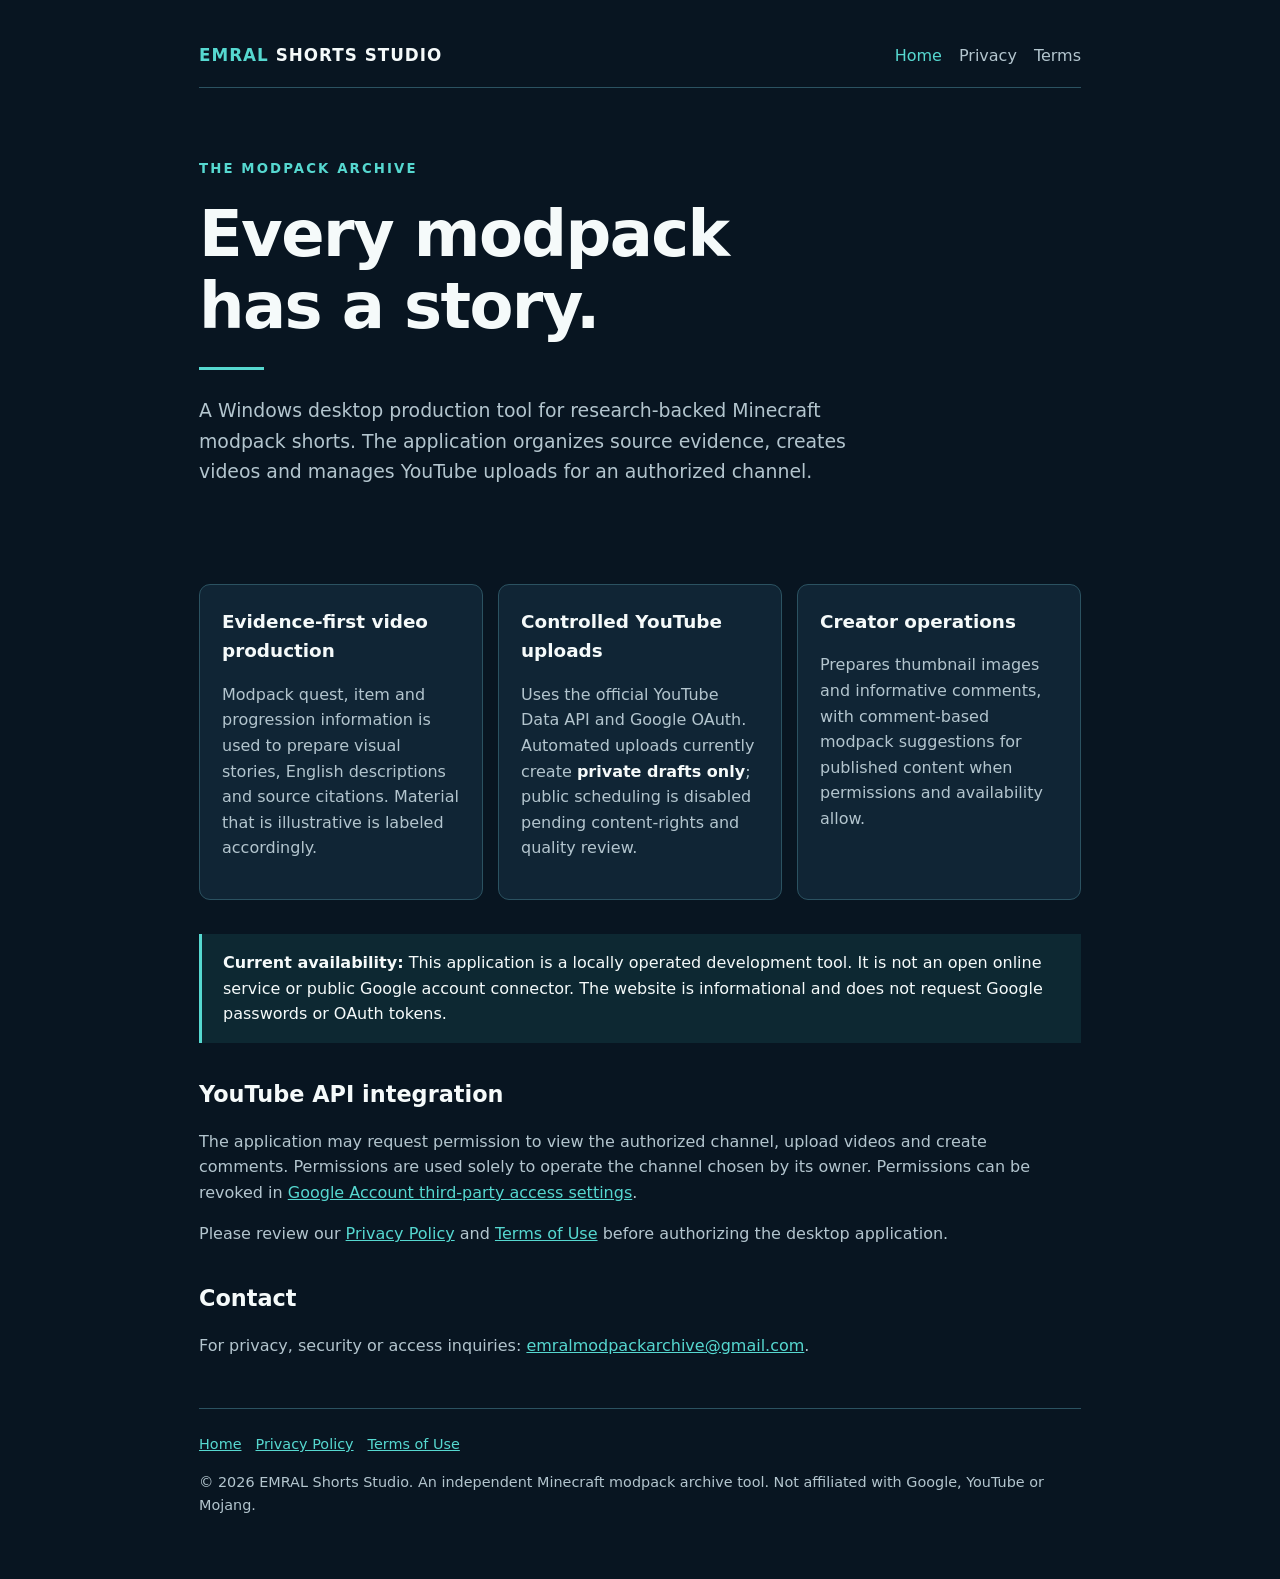
<file: index.html>
<!doctype html>
<html lang="en">
<head>
<meta charset="utf-8"><meta name="viewport" content="width=device-width,initial-scale=1">
<meta name="description" content="EMRAL Shorts Studio is a desktop tool for producing evidence-based Minecraft modpack videos and managing private YouTube uploads.">
<title>EMRAL Shorts Studio | The Modpack Archive</title><link rel="stylesheet" href="./styles.css">
</head>
<body><div class="wrap">
<header class="top"><a class="logo" href="./index.html"><em>EMRAL</em> SHORTS STUDIO</a><nav aria-label="Main navigation"><a href="./index.html" aria-current="page">Home</a><a href="./privacy.html">Privacy</a><a href="./terms.html">Terms</a></nav></header>
<main>
<section class="hero"><div class="eyebrow">THE MODPACK ARCHIVE</div><h1>Every modpack<br>has a story.</h1><div class="rule"></div><p class="lead">A Windows desktop production tool for research-backed Minecraft modpack shorts. The application organizes source evidence, creates videos and manages YouTube uploads for an authorized channel.</p></section>
<section class="grid" aria-label="Application features">
<div class="panel"><h2>Evidence-first video production</h2><p>Modpack quest, item and progression information is used to prepare visual stories, English descriptions and source citations. Material that is illustrative is labeled accordingly.</p></div>
<div class="panel"><h2>Controlled YouTube uploads</h2><p>Uses the official YouTube Data API and Google OAuth. Automated uploads currently create <strong>private drafts only</strong>; public scheduling is disabled pending content-rights and quality review.</p></div>
<div class="panel"><h2>Creator operations</h2><p>Prepares thumbnail images and informative comments, with comment-based modpack suggestions for published content when permissions and availability allow.</p></div>
</section>
<section class="notice"><strong>Current availability:</strong> This application is a locally operated development tool. It is not an open online service or public Google account connector. The website is informational and does not request Google passwords or OAuth tokens.</section>
<h2>YouTube API integration</h2><p>The application may request permission to view the authorized channel, upload videos and create comments. Permissions are used solely to operate the channel chosen by its owner. Permissions can be revoked in <a href="https://myaccount.google.com/permissions" rel="noopener">Google Account third-party access settings</a>.</p>
<p>Please review our <a href="./privacy.html">Privacy Policy</a> and <a href="./terms.html">Terms of Use</a> before authorizing the desktop application.</p>
<h2>Contact</h2><p>For privacy, security or access inquiries: <a href="mailto:emralmodpackarchive@gmail.com">emralmodpackarchive@gmail.com</a>.</p>
</main><footer><a href="./index.html">Home</a><a href="./privacy.html">Privacy Policy</a><a href="./terms.html">Terms of Use</a><p>© 2026 EMRAL Shorts Studio. An independent Minecraft modpack archive tool. Not affiliated with Google, YouTube or Mojang.</p></footer>
</div></body></html>
</file>
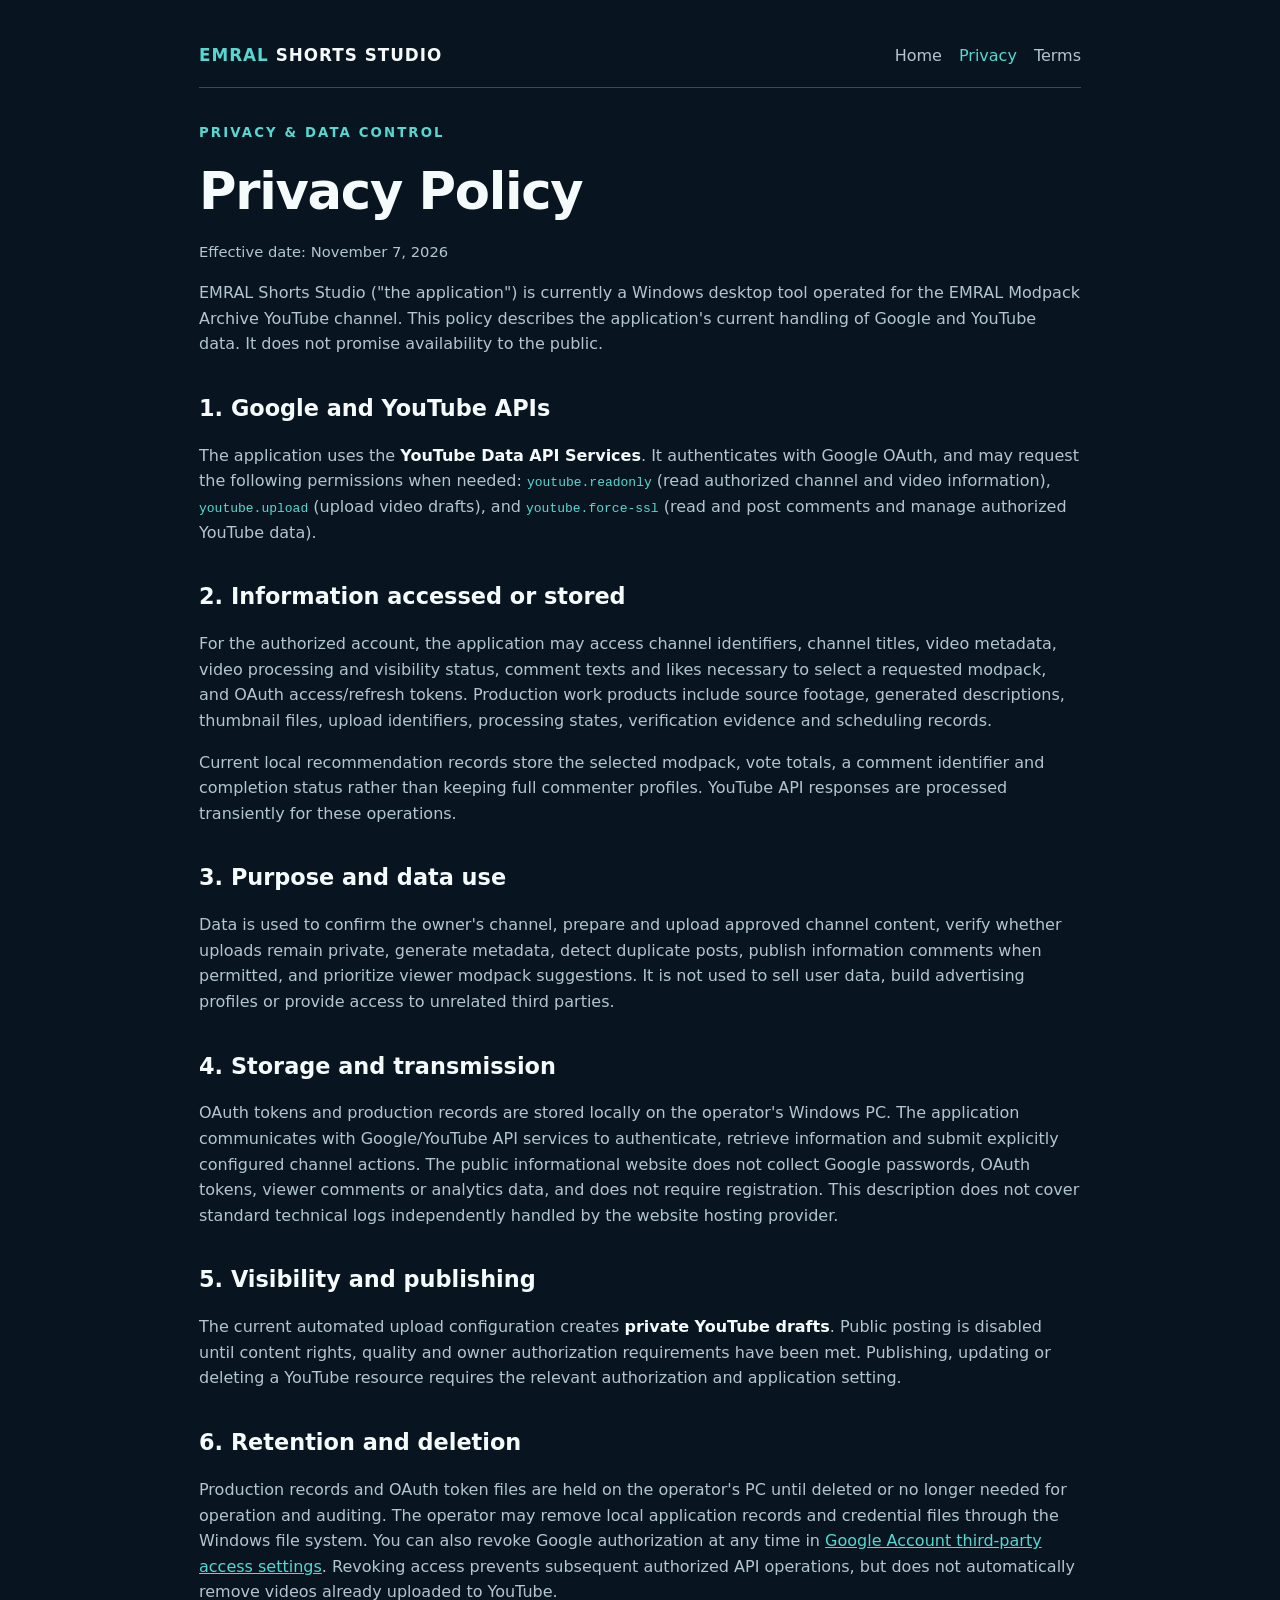
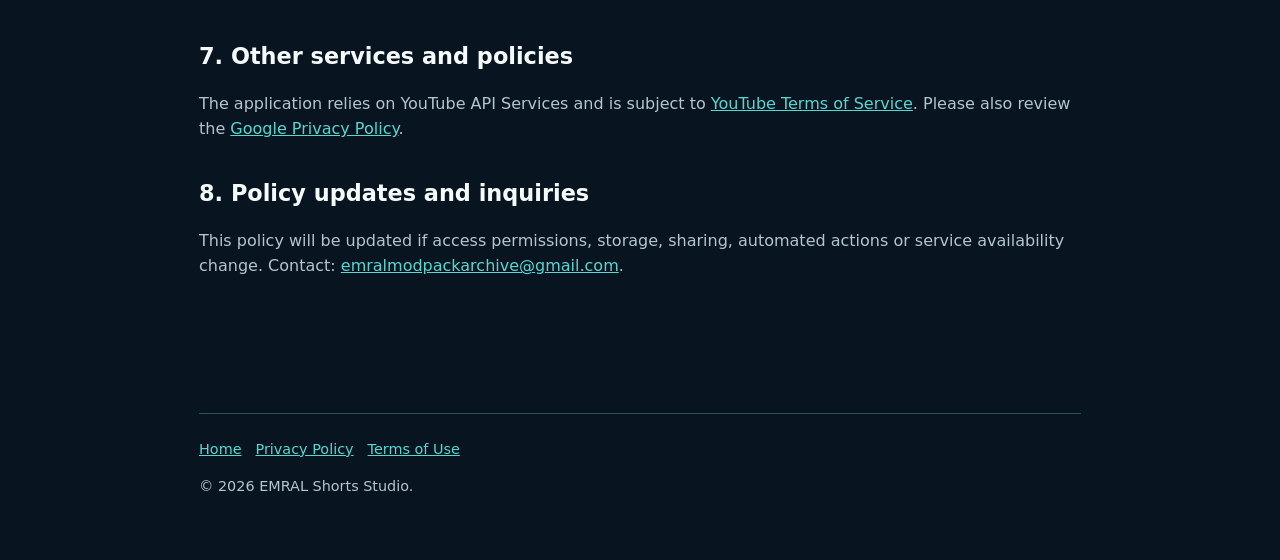
<file: privacy.html>
<!doctype html>
<html lang="en"><head><meta charset="utf-8"><meta name="viewport" content="width=device-width,initial-scale=1"><title>Privacy Policy | EMRAL Shorts Studio</title><link rel="stylesheet" href="./styles.css"></head>
<body><div class="wrap"><header class="top"><a class="logo" href="./index.html"><em>EMRAL</em> SHORTS STUDIO</a><nav aria-label="Main navigation"><a href="./index.html">Home</a><a href="./privacy.html" aria-current="page">Privacy</a><a href="./terms.html">Terms</a></nav></header>
<main class="bodypage"><div class="eyebrow">PRIVACY &amp; DATA CONTROL</div><h1>Privacy Policy</h1><p class="small">Effective date: November 7, 2026</p>
<p>EMRAL Shorts Studio ("the application") is currently a Windows desktop tool operated for the EMRAL Modpack Archive YouTube channel. This policy describes the application's current handling of Google and YouTube data. It does not promise availability to the public.</p>
<h2>1. Google and YouTube APIs</h2><p>The application uses the <strong>YouTube Data API Services</strong>. It authenticates with Google OAuth, and may request the following permissions when needed: <code>youtube.readonly</code> (read authorized channel and video information), <code>youtube.upload</code> (upload video drafts), and <code>youtube.force-ssl</code> (read and post comments and manage authorized YouTube data).</p>
<h2>2. Information accessed or stored</h2><p>For the authorized account, the application may access channel identifiers, channel titles, video metadata, video processing and visibility status, comment texts and likes necessary to select a requested modpack, and OAuth access/refresh tokens. Production work products include source footage, generated descriptions, thumbnail files, upload identifiers, processing states, verification evidence and scheduling records.</p>
<p>Current local recommendation records store the selected modpack, vote totals, a comment identifier and completion status rather than keeping full commenter profiles. YouTube API responses are processed transiently for these operations.</p>
<h2>3. Purpose and data use</h2><p>Data is used to confirm the owner's channel, prepare and upload approved channel content, verify whether uploads remain private, generate metadata, detect duplicate posts, publish information comments when permitted, and prioritize viewer modpack suggestions. It is not used to sell user data, build advertising profiles or provide access to unrelated third parties.</p>
<h2>4. Storage and transmission</h2><p>OAuth tokens and production records are stored locally on the operator's Windows PC. The application communicates with Google/YouTube API services to authenticate, retrieve information and submit explicitly configured channel actions. The public informational website does not collect Google passwords, OAuth tokens, viewer comments or analytics data, and does not require registration. This description does not cover standard technical logs independently handled by the website hosting provider.</p>
<h2>5. Visibility and publishing</h2><p>The current automated upload configuration creates <strong>private YouTube drafts</strong>. Public posting is disabled until content rights, quality and owner authorization requirements have been met. Publishing, updating or deleting a YouTube resource requires the relevant authorization and application setting.</p>
<h2>6. Retention and deletion</h2><p>Production records and OAuth token files are held on the operator's PC until deleted or no longer needed for operation and auditing. The operator may remove local application records and credential files through the Windows file system. You can also revoke Google authorization at any time in <a href="https://myaccount.google.com/permissions" rel="noopener">Google Account third-party access settings</a>. Revoking access prevents subsequent authorized API operations, but does not automatically remove videos already uploaded to YouTube.</p>
<h2>7. Other services and policies</h2><p>The application relies on YouTube API Services and is subject to <a href="https://www.youtube.com/t/terms" rel="noopener">YouTube Terms of Service</a>. Please also review the <a href="https://policies.google.com/privacy" rel="noopener">Google Privacy Policy</a>.</p>
<h2>8. Policy updates and inquiries</h2><p>This policy will be updated if access permissions, storage, sharing, automated actions or service availability change. Contact: <a href="mailto:emralmodpackarchive@gmail.com">emralmodpackarchive@gmail.com</a>.</p>
</main><footer><a href="./index.html">Home</a><a href="./privacy.html">Privacy Policy</a><a href="./terms.html">Terms of Use</a><p>© 2026 EMRAL Shorts Studio.</p></footer></div></body></html>
</file>
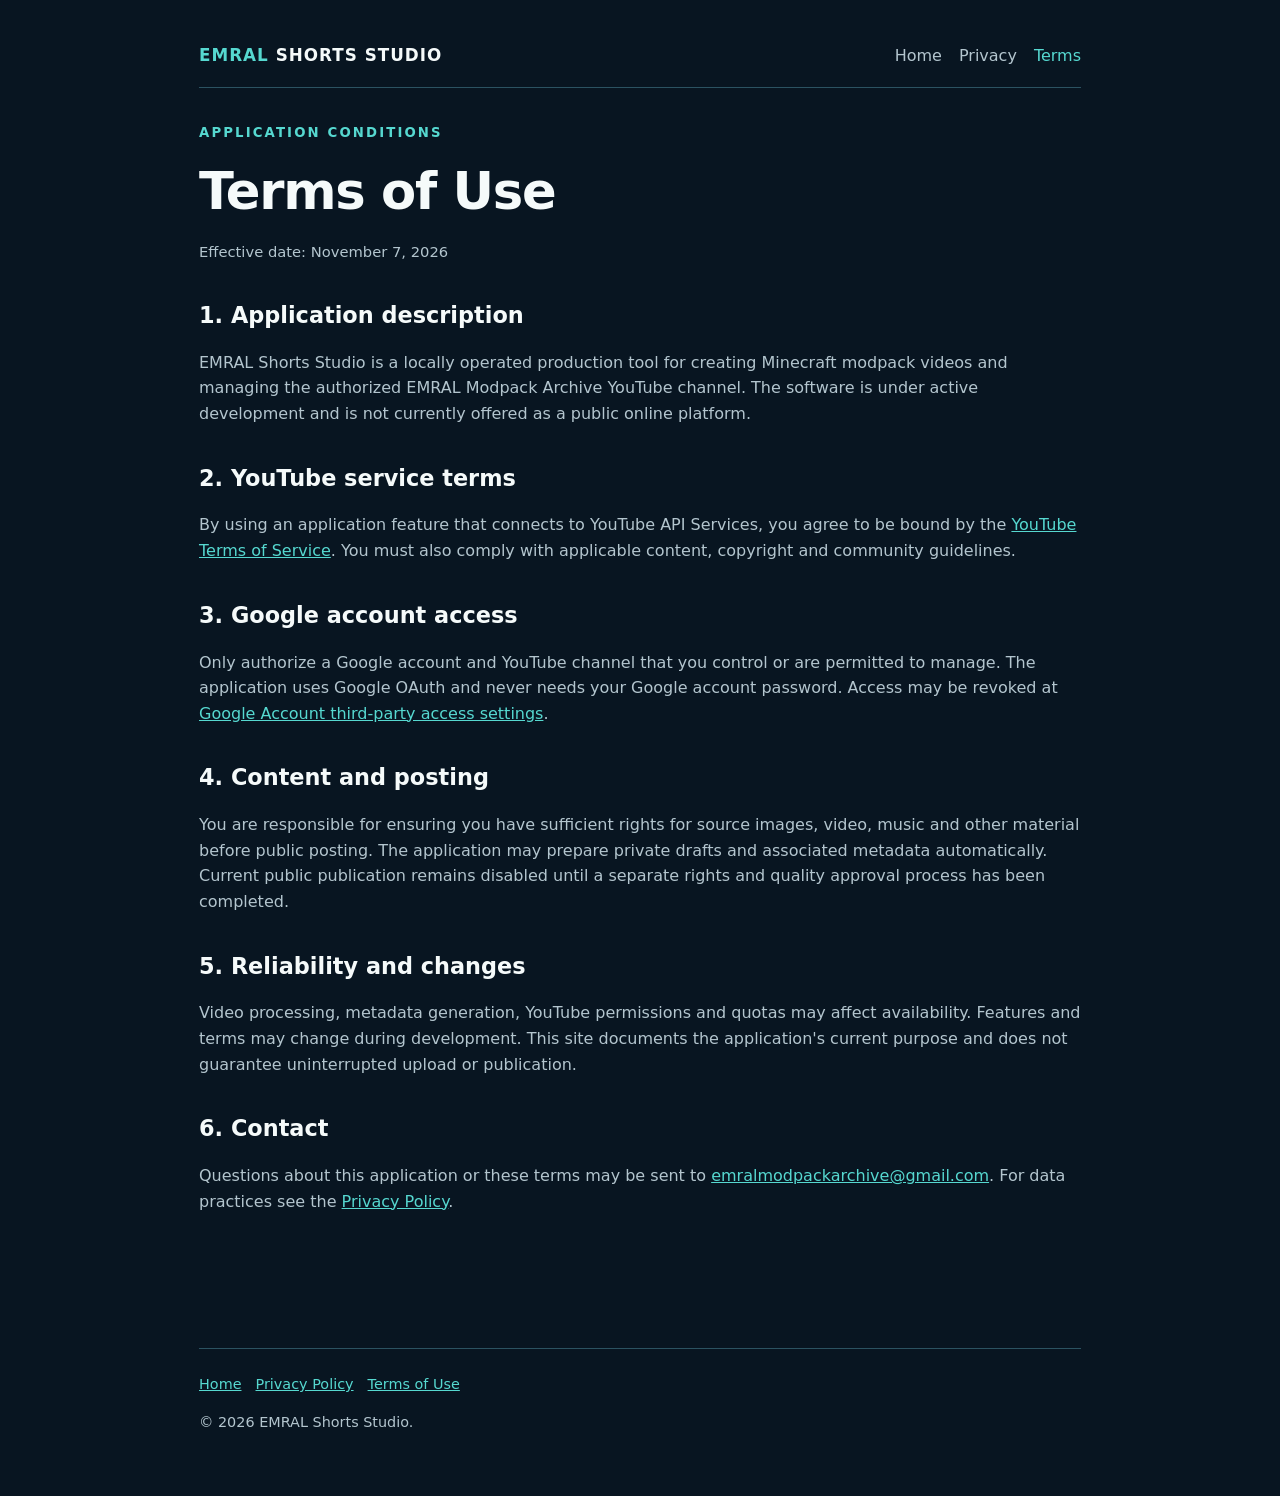
<file: terms.html>
<!doctype html>
<html lang="en"><head><meta charset="utf-8"><meta name="viewport" content="width=device-width,initial-scale=1"><title>Terms of Use | EMRAL Shorts Studio</title><link rel="stylesheet" href="./styles.css"></head>
<body><div class="wrap"><header class="top"><a class="logo" href="./index.html"><em>EMRAL</em> SHORTS STUDIO</a><nav aria-label="Main navigation"><a href="./index.html">Home</a><a href="./privacy.html">Privacy</a><a href="./terms.html" aria-current="page">Terms</a></nav></header>
<main class="bodypage"><div class="eyebrow">APPLICATION CONDITIONS</div><h1>Terms of Use</h1><p class="small">Effective date: November 7, 2026</p>
<h2>1. Application description</h2><p>EMRAL Shorts Studio is a locally operated production tool for creating Minecraft modpack videos and managing the authorized EMRAL Modpack Archive YouTube channel. The software is under active development and is not currently offered as a public online platform.</p>
<h2>2. YouTube service terms</h2><p>By using an application feature that connects to YouTube API Services, you agree to be bound by the <a href="https://www.youtube.com/t/terms" rel="noopener">YouTube Terms of Service</a>. You must also comply with applicable content, copyright and community guidelines.</p>
<h2>3. Google account access</h2><p>Only authorize a Google account and YouTube channel that you control or are permitted to manage. The application uses Google OAuth and never needs your Google account password. Access may be revoked at <a href="https://myaccount.google.com/permissions" rel="noopener">Google Account third-party access settings</a>.</p>
<h2>4. Content and posting</h2><p>You are responsible for ensuring you have sufficient rights for source images, video, music and other material before public posting. The application may prepare private drafts and associated metadata automatically. Current public publication remains disabled until a separate rights and quality approval process has been completed.</p>
<h2>5. Reliability and changes</h2><p>Video processing, metadata generation, YouTube permissions and quotas may affect availability. Features and terms may change during development. This site documents the application's current purpose and does not guarantee uninterrupted upload or publication.</p>
<h2>6. Contact</h2><p>Questions about this application or these terms may be sent to <a href="mailto:emralmodpackarchive@gmail.com">emralmodpackarchive@gmail.com</a>. For data practices see the <a href="./privacy.html">Privacy Policy</a>.</p>
</main><footer><a href="./index.html">Home</a><a href="./privacy.html">Privacy Policy</a><a href="./terms.html">Terms of Use</a><p>© 2026 EMRAL Shorts Studio.</p></footer></div></body></html>
</file>
<file: styles.css>
:root{color-scheme:dark;--navy:#081521;--panel:#102535;--teal:#56D8D0;--ink:#F5FAFA;--muted:#B3C5CE;--line:#2B5261}*{box-sizing:border-box}html{font-family:system-ui,-apple-system,"Segoe UI",sans-serif;line-height:1.6}body{background:var(--navy);color:var(--ink);margin:0}a{color:var(--teal)}a:hover{text-decoration:none}.wrap{max-width:930px;margin:auto;padding:24px}.top{display:flex;flex-wrap:wrap;align-items:center;justify-content:space-between;gap:18px;border-bottom:1px solid var(--line);padding:18px 0}.logo{font-size:1.05rem;font-weight:800;letter-spacing:.06em;color:var(--ink);text-decoration:none}.logo em{font-style:normal;color:var(--teal)}nav{display:flex;flex-wrap:wrap;gap:17px}nav a{text-decoration:none;color:var(--muted)}nav a[aria-current=page]{color:var(--teal)}.eyebrow{color:var(--teal);letter-spacing:.16em;font-size:.83rem;font-weight:700}.hero{padding:70px 0 45px}h1{font-size:clamp(2.1rem,6vw,4rem);line-height:1.12;letter-spacing:-.025em;margin:20px 0}h2{font-size:1.4rem;margin:34px 0 9px}h3{font-size:1.07rem;margin-bottom:6px}.lead{font-size:1.18rem;color:var(--muted);max-width:700px}p,li{color:var(--muted)}strong{color:var(--ink)}.rule{height:3px;width:65px;background:var(--teal);margin:25px 0}.grid{display:grid;grid-template-columns:repeat(auto-fit,minmax(230px,1fr));gap:15px;margin:34px 0}.panel{background:var(--panel);border:1px solid var(--line);padding:22px;border-radius:11px}.panel h2{margin-top:0;font-size:1.15rem}.notice{border-left:3px solid var(--teal);background:#0d2832;padding:16px 21px;margin:24px 0}.bodypage{padding:34px 0 68px}.bodypage h1{font-size:clamp(2rem,5vw,3.2rem)}footer{border-top:1px solid var(--line);padding:24px 0;margin-top:50px;color:var(--muted);font-size:.9rem}footer a{margin-right:14px}.small{font-size:.92rem}code{color:var(--teal)}@media(max-width:520px){.hero{padding-top:42px}.wrap{padding:17px}}
</file>
